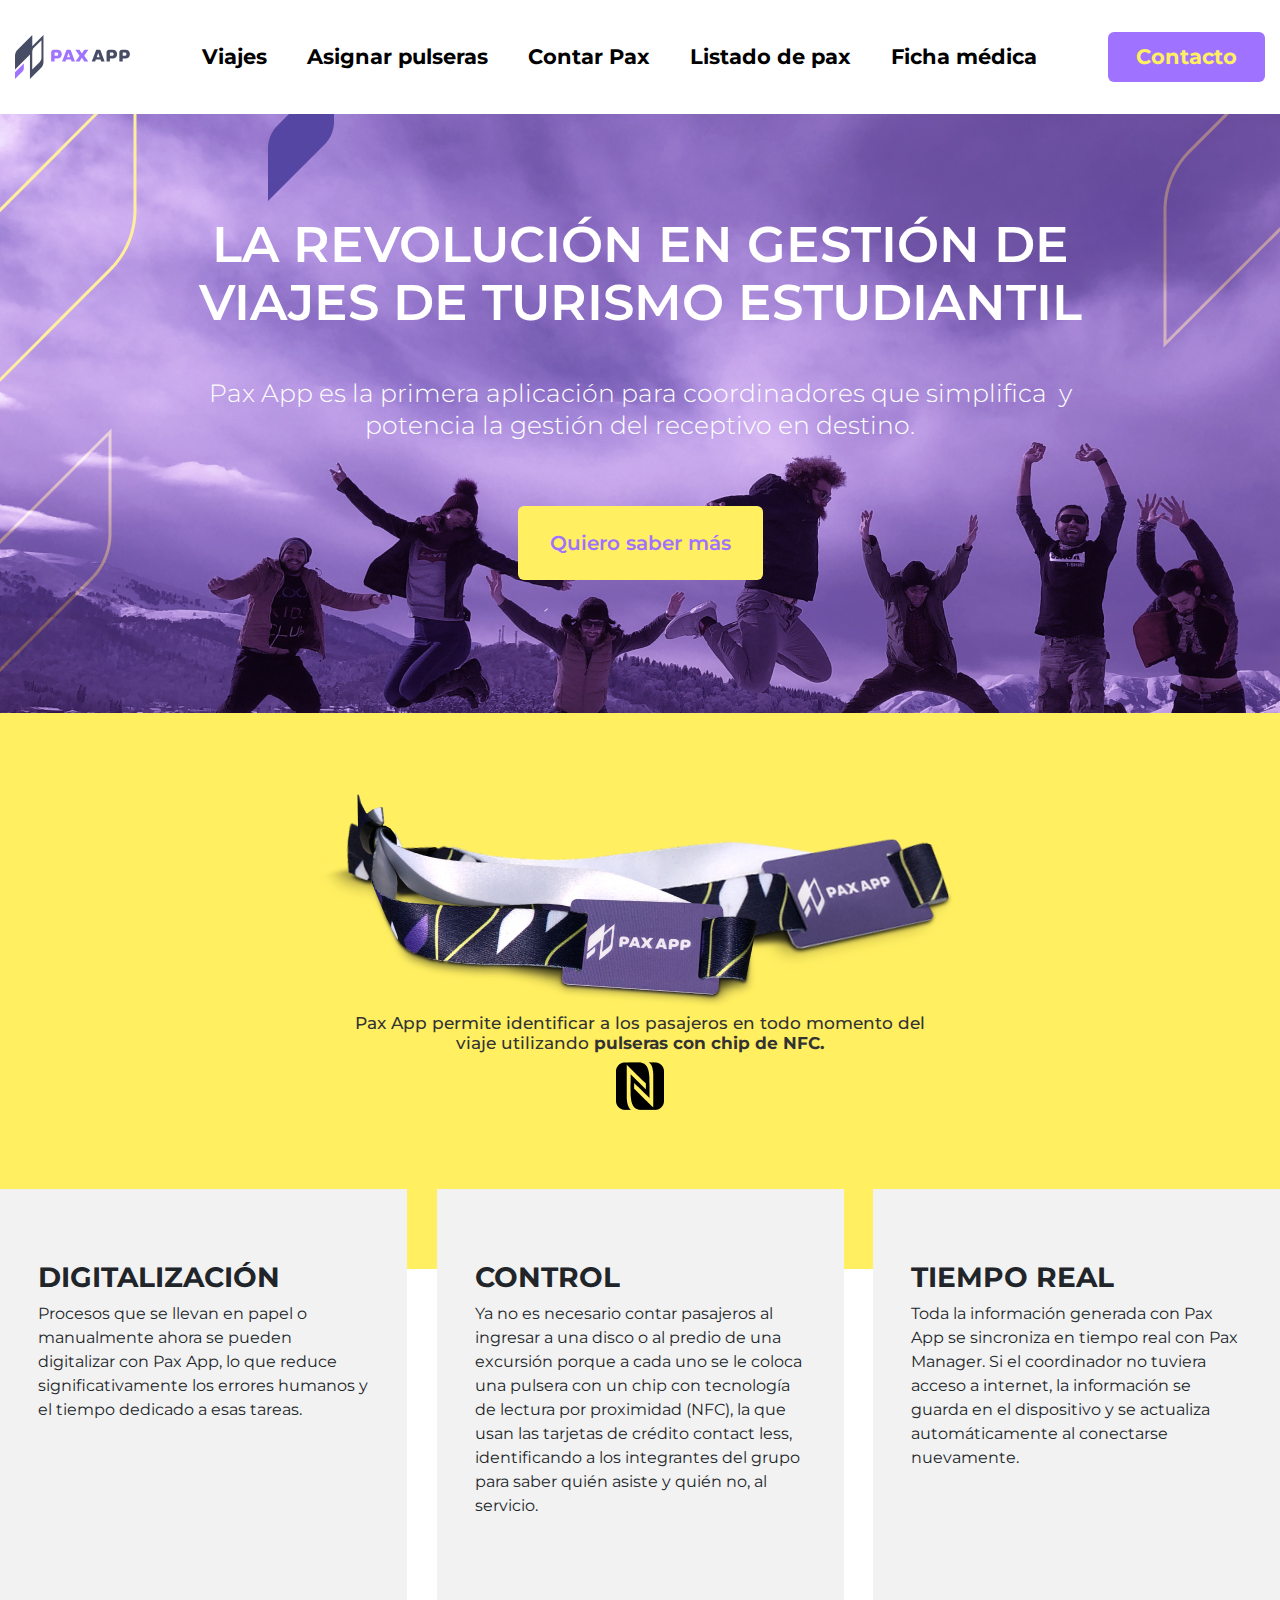
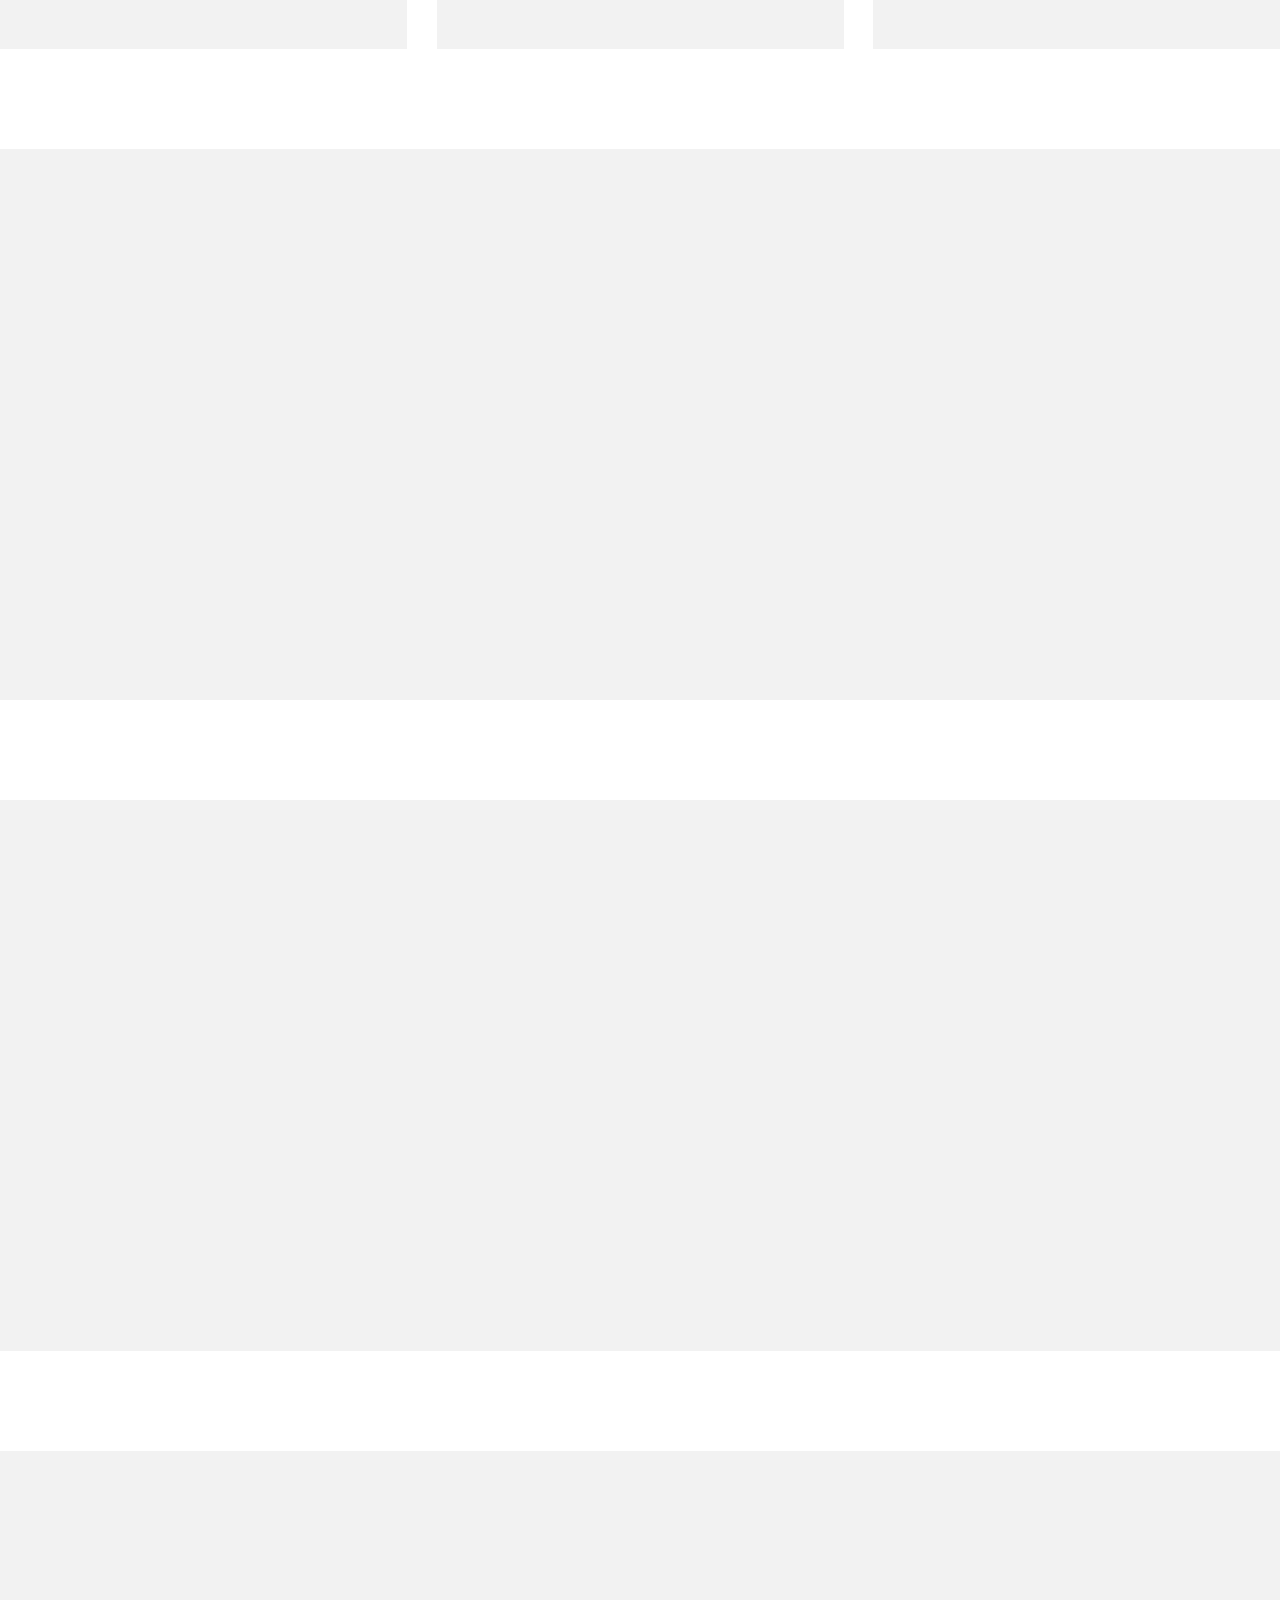
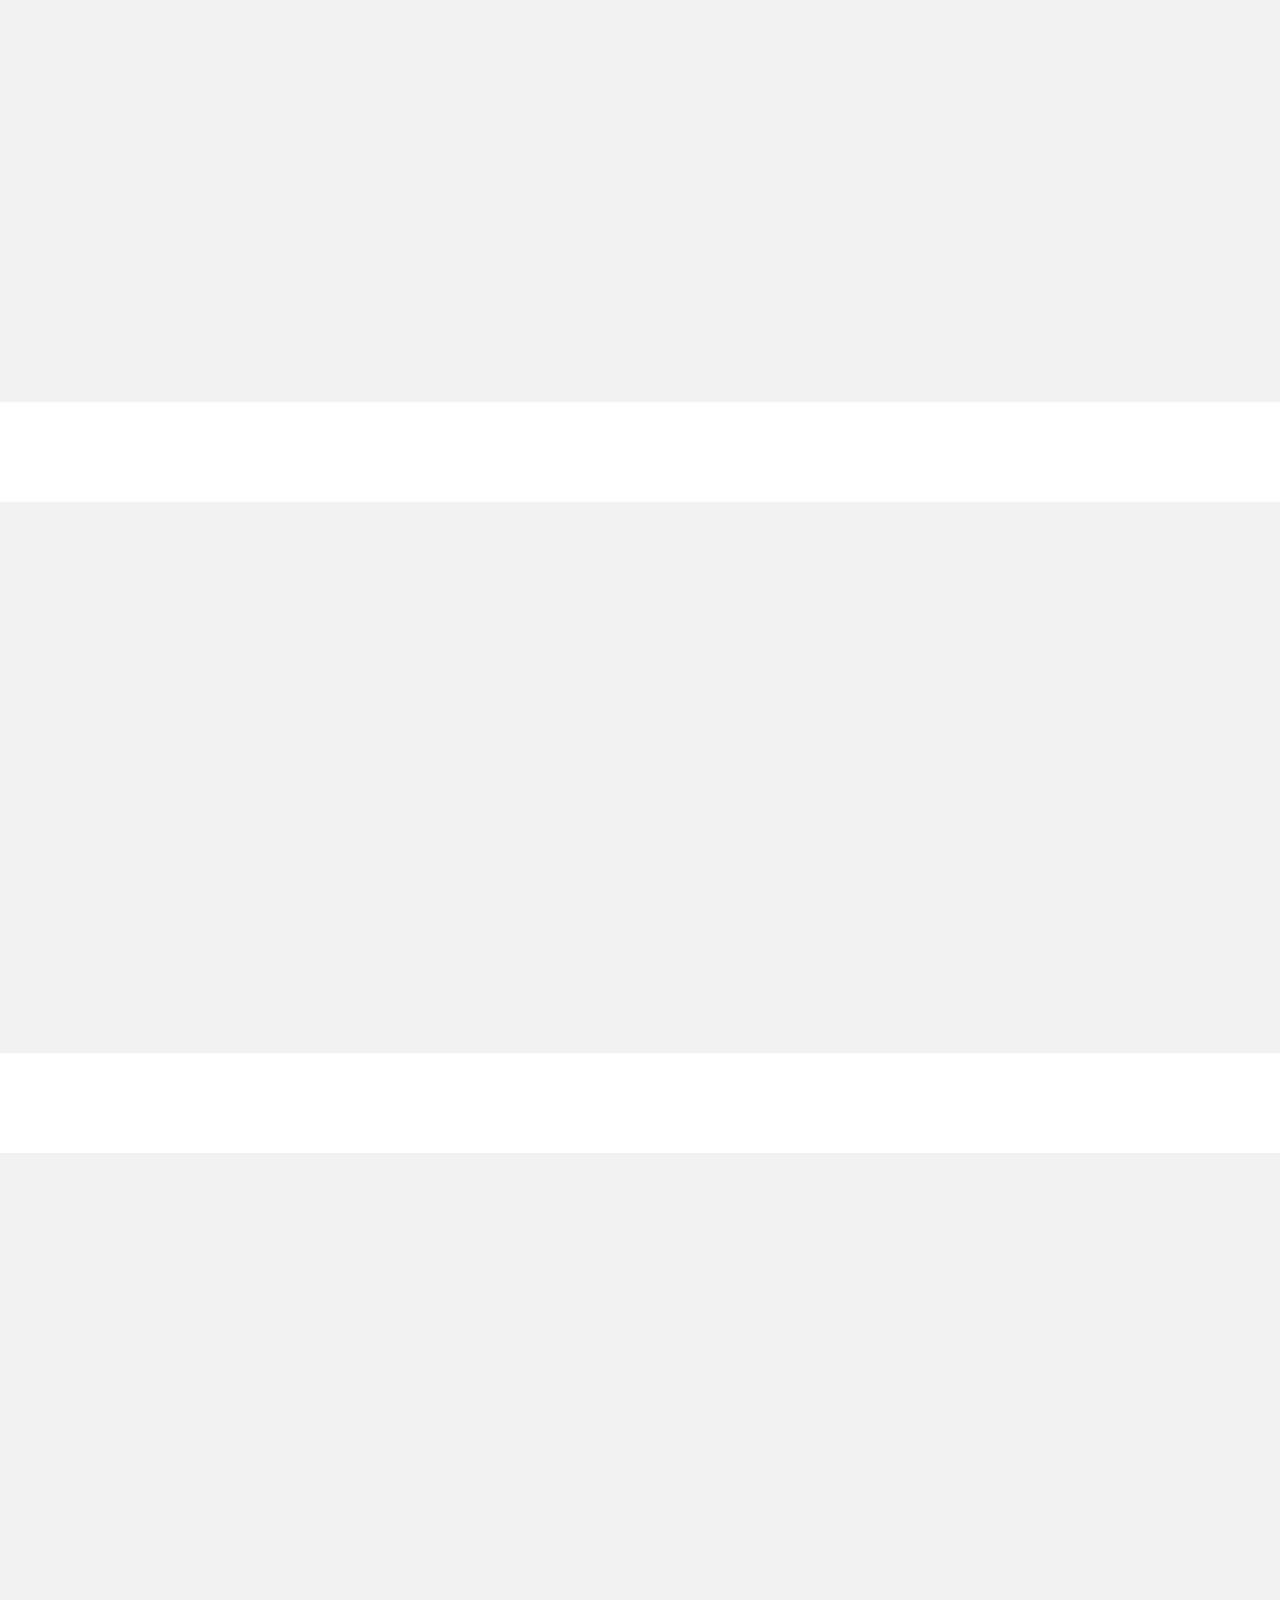
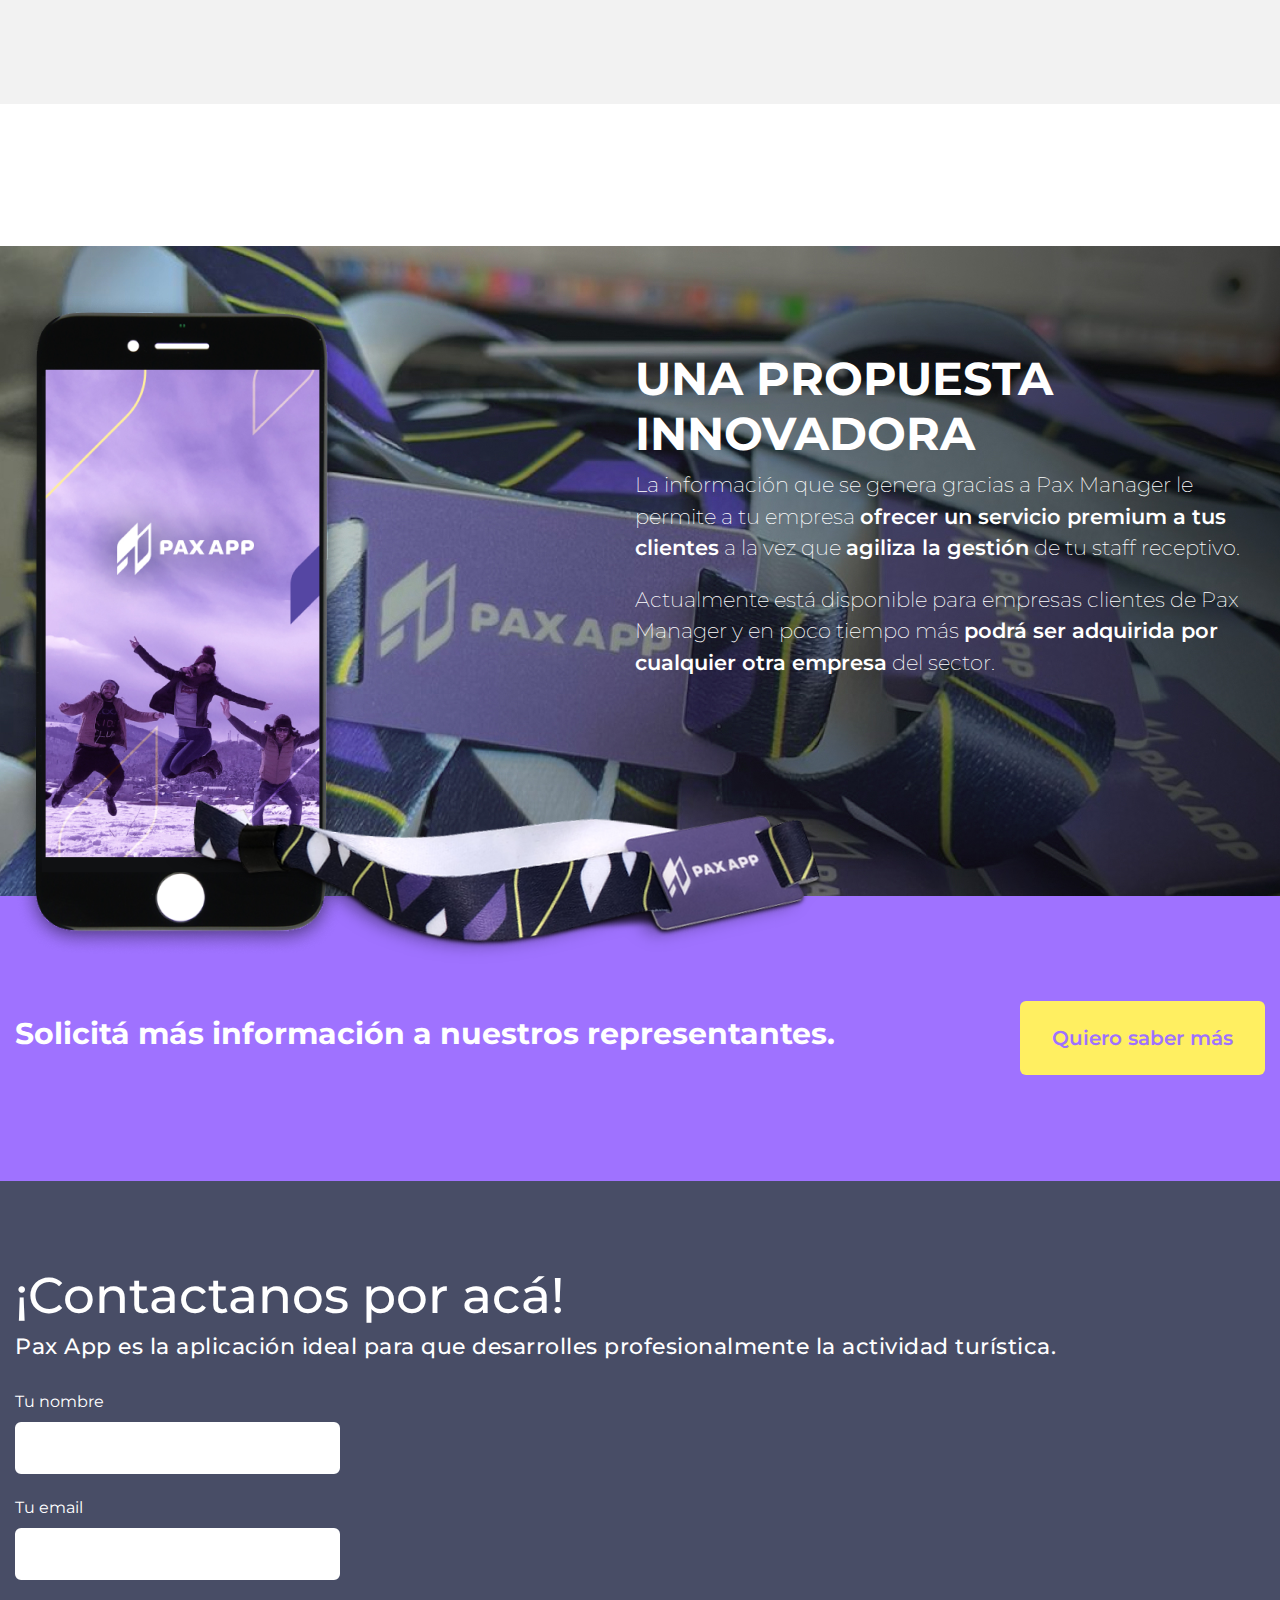
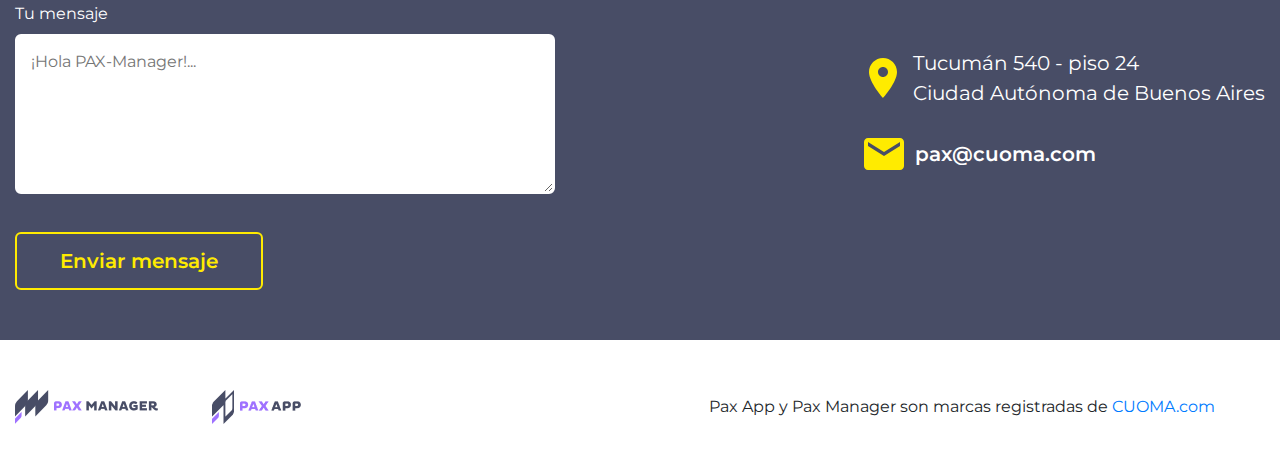
<file: index.html>
<!DOCTYPE html>
<html lang="es">
<head>
    <meta charset="utf-8">
	<meta name="viewport" content="width=device-width" />
    <link href="https://fonts.googleapis.com/css?family=Montserrat:400,600,700|Open+Sans:300,400,600&display=swap"
        rel="stylesheet">
    <link rel="stylesheet" href="https://stackpath.bootstrapcdn.com/bootstrap/4.4.1/css/bootstrap.min.css"
        integrity="sha384-Vkoo8x4CGsO3+Hhxv8T/Q5PaXtkKtu6ug5TOeNV6gBiFeWPGFN9MuhOf23Q9Ifjh" crossorigin="anonymous">
    <link rel="stylesheet" href="assets/css/style.css">
    <meta name="author" content="PAX APP" />
    <meta name="description" content="La forma mas inteligente de gestionar viajes" />
    <meta name="keywords" content="[software, viajes, gestión, gestionar, turismo, aplicación, empresa, plataforma, estudiantil, mejoras, rendimiento, comercial, diagramas]">
    <meta name="Copyright" content="PAX APP" />
    <title>PAX APP | Nuevo Software Integral para Turismo</title>

</head>
<body id="paxApp">

    <nav class="navbar sticky-top navbar-expand-xl navbar-light padding">
        <div class="container">
            <a href="#"><img src="assets/img/paxapp-logo.svg" alt="PAX"></a>
            <button class="navbar-toggler" type="button" data-toggle="collapse" data-target="#navbarMain" aria-controls="navbarMain" aria-expanded="true" aria-label="Toggle navigation">
                <span class="navbar-toggler-icon"><svg xmlns="http://www.w3.org/2000/svg" width="29" height="21" viewBox="0 0 29 21" fill="none">
                    <path d="M0 2.18774C0 1.41022 0.637143 0.781128 1.42143 0.781128H12.8643C13.2413 0.781128 13.6028 0.929324 13.8694 1.19311C14.136 1.45691 14.2857 1.81468 14.2857 2.18774C14.2857 2.5608 14.136 2.91857 13.8694 3.18236C13.6028 3.44615 13.2413 3.59435 12.8643 3.59435H1.42143C1.04444 3.59435 0.682896 3.44615 0.416327 3.18236C0.149757 2.91857 0 2.5608 0 2.18774ZM0 10.6769C0 9.89936 0.637143 9.27027 1.42143 9.27027H27.15C27.527 9.27027 27.8885 9.41847 28.1551 9.68226C28.4217 9.94605 28.5714 10.3038 28.5714 10.6769C28.5714 11.0499 28.4217 11.4077 28.1551 11.6715C27.8885 11.9353 27.527 12.0835 27.15 12.0835H1.42143C1.04444 12.0835 0.682896 11.9353 0.416327 11.6715C0.149757 11.4077 0 11.0499 0 10.6769ZM1.42143 17.7594C1.04444 17.7594 0.682896 17.9076 0.416327 18.1714C0.149757 18.4352 0 18.793 0 19.166C0 19.5391 0.149757 19.8969 0.416327 20.1607C0.682896 20.4244 1.04444 20.5726 1.42143 20.5726H18.5786C18.9556 20.5726 19.3171 20.4244 19.5837 20.1607C19.8502 19.8969 20 19.5391 20 19.166C20 18.793 19.8502 18.4352 19.5837 18.1714C19.3171 17.9076 18.9556 17.7594 18.5786 17.7594H1.42143Z" fill="#9F72FF"/>
                    </svg></span>
            </button>

            <div class="navbar-collapse collapse" id="navbarMain">
                <ul class="navbar-nav">

                    <li class="nav-item ">
                        <a class="nav-item nav-link" href="#viajes" title="Viajes">Viajes</a>
                    </li>

                    <li class="nav-item ">
                        <a class="nav-item nav-link" href="#pulseras" title="asignar pulseras">Asignar pulseras</a>
                    </li>

                    <li class="nav-item ">
                        <a class="nav-item nav-link" href="#contar-pax" title="Contar pax">Contar Pax</a>
                    </li>

                    <li class="nav-item ">
                        <a class="nav-item nav-link" href="#listado-pax" title="Listado de pax">Listado de pax</a>
                    </li>

                    <li class="nav-item ">
                        <a class="nav-item nav-link" href="#ficha-medica" title="Ficha médica">Ficha médica</a>
                    </li>

                   
                    <li class="nav-item" style="display:none">
                        <a class="mainBtn" href="#contacto">Contacto</a>
                    </li>
                </ul>
                
            </div>
            <div class="btn-group">
                <a class="mainBtn desktop" href="#contacto">Contacto</a>
            </div>
        </div>
    </nav>

    <main>
        <section class="mainBanner">
            <div class="container">
                <h1>La revolución en gestión de viajes de turismo estudiantil</h1>
                <h2>Pax App es la primera aplicación para coordinadores que simplifica  y potencia la gestión del receptivo en destino.
                </h2>
                <div class="btn-container"><a href="#contacto" class="btn-yellow">Quiero saber más</a></div>

                
            </div>
        </section>
        <section class="nfc">
            <div class="container-extended">
                <img src="assets/img/pax-app-device.png" alt="pax app device" class="desktop"> 
                <img src="assets/img/device-mobile.png" alt="pax app device" class="mobile"> 
                <img src="assets/img/nfc-logo.png" alt="nfc" class="nfc-logo">
                <h3>Pax App permite identificar a los pasajeros en todo momento del viaje
                    utilizando <b>pulseras con chip de NFC.</b>
                    </h3>
                    <div class="btn-container"><a href="#contacto" class="btn-violet">Quiero saber más</a></div>
            </div>
        </section>
        <section class="home-details">
            <div class="container">

                <div class="box">
                    <h3>DIGITALIZACIÓN <span><svg xmlns="http://www.w3.org/2000/svg" width="16" height="10" viewBox="0 0 16 10" fill="none">
                        <path fill-rule="evenodd" clip-rule="evenodd" d="M14.125 9.875L8 3.75L1.875 9.875L1.63918e-07 8L8 -6.99382e-07L16 8L14.125 9.875Z" fill="#9F72FF"/>
                        </svg></span></h3>
                    <p>Procesos que se llevan en papel o manualmente ahora se pueden digitalizar con Pax App, lo que reduce significativamente los errores humanos y el tiempo dedicado a esas tareas.</p>
                </div>
                <div class="box">
                    <h3>CONTROL <span><svg xmlns="http://www.w3.org/2000/svg" width="16" height="10" viewBox="0 0 16 10" fill="none">
                        <path fill-rule="evenodd" clip-rule="evenodd" d="M14.125 9.875L8 3.75L1.875 9.875L1.63918e-07 8L8 -6.99382e-07L16 8L14.125 9.875Z" fill="#9F72FF"/>
                        </svg></span></h3>
                    <p>Ya no es necesario contar pasajeros al ingresar a una disco o al predio de una excursión porque a cada uno se le coloca una pulsera con un chip con tecnología de lectura por proximidad (NFC), la que usan las tarjetas de crédito contact less, identificando a los integrantes del grupo para saber quién asiste y quién no, al servicio.</p>
                </div>
                <div class="box" >
                    <h3>TIEMPO REAL <span><svg xmlns="http://www.w3.org/2000/svg" width="16" height="10" viewBox="0 0 16 10" fill="none">
                        <path fill-rule="evenodd" clip-rule="evenodd" d="M14.125 9.875L8 3.75L1.875 9.875L1.63918e-07 8L8 -6.99382e-07L16 8L14.125 9.875Z" fill="#9F72FF"/>
                        </svg></span></h3>
                    <p>Toda la información generada con Pax App se sincroniza en tiempo real con Pax Manager. Si el coordinador no tuviera acceso a internet, la información se guarda en el dispositivo y se actualiza automáticamente al conectarse nuevamente.
                    </p>
                </div>
            </div>
        </section>

        <section class="slides-info" id="viajes">
            <div class="container">
                <div class="left reveal">
                    <h3>VIAJES</h3>
                    <p>El coordinador accede únicamente a la información de su propio viaje y visualiza un detalle con el destino, el hotel, la fecha de salida y de regreso, los colegios que forman el grupo y otros datos relevantes para el momento de la salida.</p>
                </div>
                <div class="images one">
                    <img src="./assets/img/viajes-desktop-1.png" alt="viajes" class="desktop reveal">
                    <img src="./assets/img/viajes-desktop-2.png" alt="viajes" class="desktop reveal">
                    <img src="./assets/img/viajes-desktop-3.png" alt="viajes" class="desktop reveal">
                </div>
                <!-- <img src="./assets/img/viajes-desktop.png" alt="viajes" class="desktop"> -->
                <img src="./assets/img/viajes-mobile.png" alt="viajes" class="mobile">
            </div>
        </section>

        <section class="slides-info right" id="pulseras">
            <div class="container">
                <div class="images two">
                    <img src="./assets/img/asignar-desktop-1.png" alt="viajes" class="desktop reveal">
                    <img src="./assets/img/asignar-desktop-2.png" alt="viajes" class="desktop reveal">
                    <img src="./assets/img/asignar-desktop-3.png" alt="viajes" class="desktop reveal">
                </div>
                <!-- <img src="./assets/img/pulseras-desktop.png" alt="pulseras" class="desktop "> -->
                <div class="right reveal">
                    <h3>ASIGNAR PULSERAS</h3>
                    <p>Al momento de comenzar el viaje, el coordinador coloca y ajusta una pulsera a cada pasajero. Luego la escanea y se la asigna al pasajero en el listado. A partir de ahora cada vez que escanee una pulsera se identifica al pasajero.</p>
                </div>
                <img src="./assets/img/pulseras-mobile.png" alt="pasajeros" class="mobile">
            </div>
        </section>

        <section class="slides-info" id="contar-pax">
            <div class="container">
                <div class="left reveal">
                    <h3>CONTAR PAX</h3>
                    <p>Escaneando las pulseras podemos contabilizar e identificar a todos los pasajeros del grupo en cualquier momento. Esta funcionalidad es ideal para saber quiénes faltan al momento de realizar controles de acceso y consumo de servicios o prestaciones. Los conteos quedan guardados para consultas futuras.</p>
                </div>
                <div class="images three">
                    <img src="./assets/img/contar-desktop-1.png" alt="viajes" class="desktop reveal">
                    <img src="./assets/img/contar-desktop-2.png" alt="viajes" class="desktop reveal">
                </div>
                <!-- <img src="./assets/img/contar-pax-desktop.png" alt="contar pax" class="desktop "> -->
                <img src="./assets/img/contar-pax-mobile.png" alt="contar pax" class="mobile">
            </div>
        </section>

        <section class="slides-info right " id="listado-pax">
            <div class="container">
                <!-- <img src="./assets/img/listado-pax-desktop.png" alt="listado pax" class="desktop "> -->
                <div class="images four">
                    <img src="./assets/img/listado-desktop-1.png" alt="listado pax" class="desktop reveal">
                    <img src="./assets/img/listado-desktop-2.png" alt="listado pax" class="desktop reveal">
                </div>
                <div class="right reveal">
                    <h3>LISTADO DE PAX</h3>
                    <p>Listado de pasajeros agrupados por contrato con visualización de cantidades parciales y total del grupo.
Detalle de información de cada pax: N° de pasajero, ID de la pulsera, datos personales y de contacto.</p>
                </div>
                <img src="./assets/img/listado-pax-mobile.png" alt="listado pax" class="mobile">
            </div>
        </section>

        <section class="slides-info" id="ficha-medica">
            <div class="container">
                <div class="left reveal">
                    <h3>FICHA MÉDICA</h3>
                    <p>Toda la información cargada por el propio pasajero se refleja en esta sección y será accesible sin conexión a internet una vez que el coordinador haya descargado la información del viaje.</p>
                </div>
                <div class="images five">
                    <img src="./assets/img/ficha-desktop-1.png" alt="ficha medica" class="desktop reveal">
                    <img src="./assets/img/ficha-desktop-2.png" alt="ficha medica" class="desktop reveal">
                </div>
                <!-- <img src="./assets/img/ficha-medica-desktop.png" alt="itinerario" class="desktop "> -->
                <img src="./assets/img/ficha-medica-mobile.png" alt="pasajeros" class="mobile">
            </div>
        </section>



        <section class="propuesta">
            <div class="container">
                <img src="assets/img/innovadora-img.png" alt="propuesta innovadora" class="desktop ">
                <img src="assets/img/pulsera_final.png" alt="pax app device" class="dispositivo desktop">
                <div class="propuesta-txt">
                    <h3>Una propuesta innovadora</h3>
                    <p>La información que se genera gracias a Pax Manager le permite a tu empresa <b>ofrecer un servicio premium a tus clientes</b> a la vez que <b>agiliza la gestión</b> de tu staff receptivo.</p>
                        <p>
                            Actualmente está disponible para empresas clientes de
                            Pax Manager y en poco tiempo más <b>podrá ser adquirida por cualquier otra empresa</b> del sector.</p>
                </div>
                <img src="assets/img/innovadora-img-mobile.png" alt="innovadora" class="mobile">
                <img src="assets/img/pulsera-propuesta-mobile.png" alt="pulsera pax" class="mobile pulsera-mobile">
            </div>
        </section>

        <section class="info">
            <div class="container">
                <h3>Solicitá más información a nuestros representantes.</h3>
                <a href="#contacto" class="btn-yellow">Quiero saber más</a>
            </div>
        </section>


        <section class="contact" id="contacto">
            <div class="container">
                <h4>¡Contactanos por acá!</h4>
                <h5>Pax App es la aplicación ideal para que desarrolles profesionalmente la actividad turística.</h5>
                <div class="flex">
                    <form action="https://forms.cuomatest.com/process.php" method="post" data-parsley-validate="" id="contactForm" novalidate="">
                        <input type="hidden" name="form_tools_form_id" value="47" />
                        <label for="name">Tu nombre</label>
                        <input id="contactName" name="name" type="text" data-parsley-minlength="1" required="">
                        <label for="email">Tu email</label>
                        <input name="email" required="" type="text" data-parsley-type="email">
                        <label for="message">Tu mensaje</label>
                        <textarea name="message" placeholder="¡Hola PAX-Manager!..." maxlength="700" required=""></textarea>
                        <button type="submit" class="secBtn">Enviar mensaje</button>
                    </form>
                    <div class="block">
                        <div class="property">
                            <div><img src="assets/img/location.svg" alt="ubicación"></div>
                            <p>Tucumán 540 - piso 24 <br>Ciudad Autónoma de Buenos Aires</p>
                        </div>
                        <div class="property adress">
                            <div><img src="assets/img/email-medium.svg" alt="email"></div>
                            <p>pax@cuoma.com</p>
                        </div>
                    </div>
                </div>
            </div>
        </section>
    </main>


    <footer class="container home">
        <div class="logos"><a href="https://www.paxmanager.com.ar/site/"><img src="assets/img/logo-pax-small.png" alt="PAX"></a> <img src="assets/img/paxApp-logo.png" alt="PAX app logo"></div>
        <p>Pax App y Pax Manager son marcas registradas de <a href="https://www.cuoma.com/">CUOMA.com</a></p>
    </footer>
<script src="https://code.jquery.com/jquery-3.4.1.slim.min.js" integrity="sha384-J6qa4849blE2+poT4WnyKhv5vZF5SrPo0iEjwBvKU7imGFAV0wwj1yYfoRSJoZ+n" crossorigin="anonymous"></script>
<script src="https://stackpath.bootstrapcdn.com/bootstrap/4.4.1/js/bootstrap.min.js" integrity="sha384-wfSDF2E50Y2D1uUdj0O3uMBJnjuUD4Ih7YwaYd1iqfktj0Uod8GCExl3Og8ifwB6" crossorigin="anonymous"></script>
<script src="assets/js/parsley.min.js"></script>
<script src="assets/js/parsleyES.js"></script>
<script src="assets/js/main.js"></script>
</body>
</html>
</file>
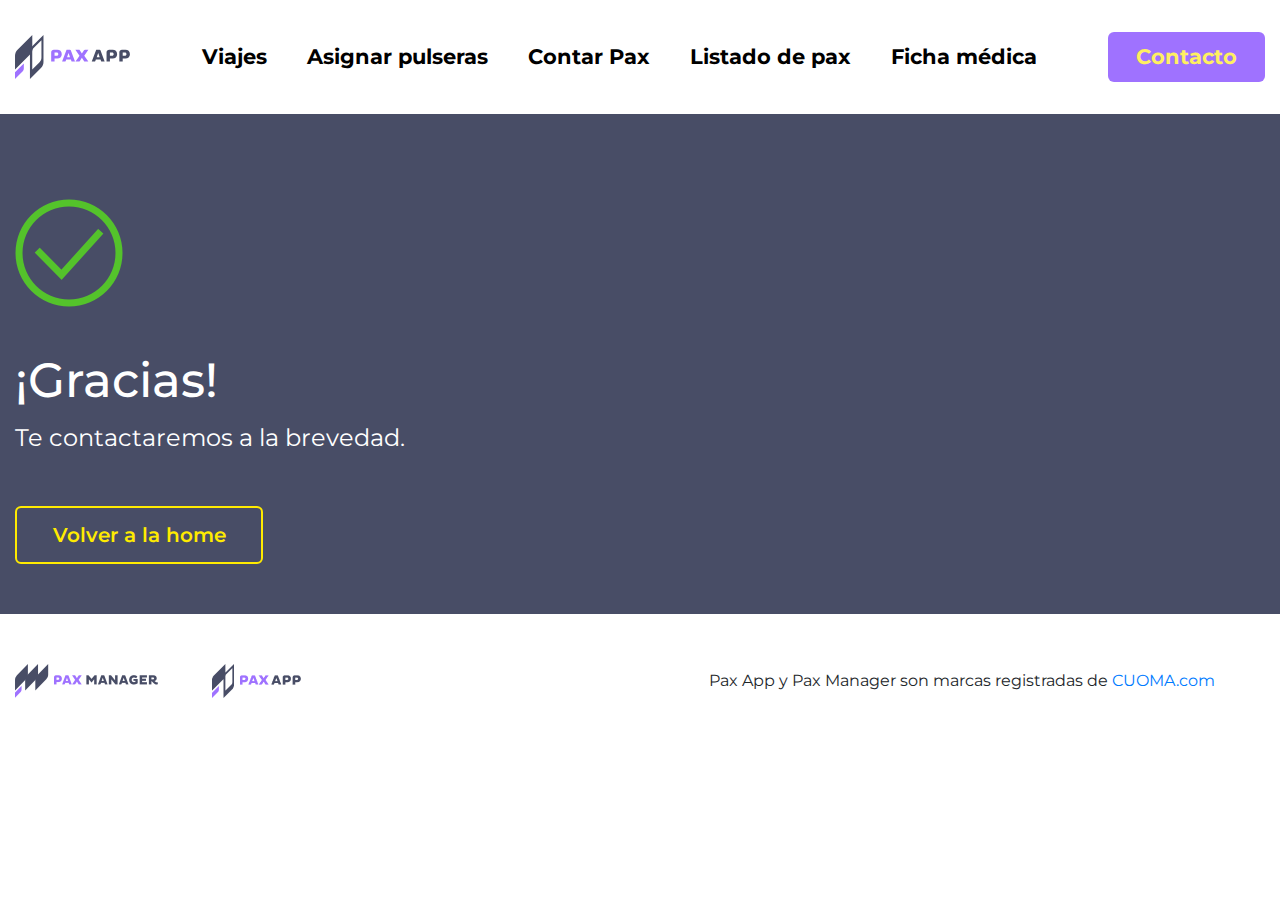
<file: gracias.html>
<!DOCTYPE html>
<html lang="es">
<head>
    <meta charset="utf-8">
	<meta name="viewport" content="width=device-width" />
    <link href="https://fonts.googleapis.com/css?family=Montserrat:400,600,700|Open+Sans:300,400,600&display=swap"
        rel="stylesheet">
    <link rel="stylesheet" href="https://stackpath.bootstrapcdn.com/bootstrap/4.4.1/css/bootstrap.min.css"
        integrity="sha384-Vkoo8x4CGsO3+Hhxv8T/Q5PaXtkKtu6ug5TOeNV6gBiFeWPGFN9MuhOf23Q9Ifjh" crossorigin="anonymous">
    <link rel="stylesheet" href="assets/css/style.css">
    <meta name="author" content="PAX APP" />
    <meta name="description" content="La forma mas inteligente de gestionar viajes" />
    <meta name="keywords"
        content="[software, viajes, gestión, gestionar, turismo, aplicación, empresa, plataforma, estudiantil, mejoras, rendimiento, comercial, diagramas]">
    <meta name="Copyright" content="PAX APP" />
    <title>PAX APP | Nuevo Software Integral para Turismo</title>

</head>
<body id="paxApp">

    <nav class="navbar sticky-top navbar-expand-xl navbar-light padding">
        <div class="container">
            <a href="#"><img src="assets/img/paxapp-logo.svg" alt="PAX"></a>
            <button class="navbar-toggler" type="button" data-toggle="collapse" data-target="#navbarMain" aria-controls="navbarMain" aria-expanded="true" aria-label="Toggle navigation">
                <span class="navbar-toggler-icon"><svg xmlns="http://www.w3.org/2000/svg" width="29" height="21" viewBox="0 0 29 21" fill="none">
                    <path d="M0 2.18774C0 1.41022 0.637143 0.781128 1.42143 0.781128H12.8643C13.2413 0.781128 13.6028 0.929324 13.8694 1.19311C14.136 1.45691 14.2857 1.81468 14.2857 2.18774C14.2857 2.5608 14.136 2.91857 13.8694 3.18236C13.6028 3.44615 13.2413 3.59435 12.8643 3.59435H1.42143C1.04444 3.59435 0.682896 3.44615 0.416327 3.18236C0.149757 2.91857 0 2.5608 0 2.18774ZM0 10.6769C0 9.89936 0.637143 9.27027 1.42143 9.27027H27.15C27.527 9.27027 27.8885 9.41847 28.1551 9.68226C28.4217 9.94605 28.5714 10.3038 28.5714 10.6769C28.5714 11.0499 28.4217 11.4077 28.1551 11.6715C27.8885 11.9353 27.527 12.0835 27.15 12.0835H1.42143C1.04444 12.0835 0.682896 11.9353 0.416327 11.6715C0.149757 11.4077 0 11.0499 0 10.6769ZM1.42143 17.7594C1.04444 17.7594 0.682896 17.9076 0.416327 18.1714C0.149757 18.4352 0 18.793 0 19.166C0 19.5391 0.149757 19.8969 0.416327 20.1607C0.682896 20.4244 1.04444 20.5726 1.42143 20.5726H18.5786C18.9556 20.5726 19.3171 20.4244 19.5837 20.1607C19.8502 19.8969 20 19.5391 20 19.166C20 18.793 19.8502 18.4352 19.5837 18.1714C19.3171 17.9076 18.9556 17.7594 18.5786 17.7594H1.42143Z" fill="#9F72FF"/>
                    </svg></span>
            </button>

            <div class="navbar-collapse collapse" id="navbarMain">
                <ul class="navbar-nav">

                    <li class="nav-item ">
                        <a class="nav-item nav-link" href="#viajes" title="Viajes">Viajes</a>
                    </li>

                    <li class="nav-item ">
                        <a class="nav-item nav-link" href="#pulseras" title="asignar pulseras">Asignar pulseras</a>
                    </li>

                    <li class="nav-item ">
                        <a class="nav-item nav-link" href="#contar-pax" title="Contar pax">Contar Pax</a>
                    </li>

                    <li class="nav-item ">
                        <a class="nav-item nav-link" href="#listado-pax" title="Listado de pax">Listado de pax</a>
                    </li>

                    <li class="nav-item ">
                        <a class="nav-item nav-link" href="#ficha-medica" title="Ficha médica">Ficha médica</a>
                    </li>

                   
                    <li class="nav-item" style="display:none">
                        <a class="mainBtn" href="#contacto">Contacto</a>
                    </li>
                </ul>
                
            </div>
            <div class="btn-group">
                <a class="mainBtn desktop" href="#contacto">Contacto</a>
            </div>
        </div>
    </nav>

    <main>
       <section class="thank-you">
            <div class="container">
                <div class="flex">
                    <img src="assets/img/ok-form.png" alt="OK">
                    <h4>¡Gracias!</h4>
                    <p>Te contactaremos a la brevedad.</p>
                    <a href="/" class="secBtn">Volver a la home</a>  
                </div>      
            </div>
       </section>
    </main>


    <footer class="container home">
        <div class="logos"><a href="https://www.paxmanager.com.ar/site/"><img src="assets/img/logo-pax-small.png" alt="PAX"></a> <img src="assets/img/paxApp-logo.png" alt="PAX app logo"></div>
        <p>Pax App y Pax Manager son marcas registradas de <a href="https://www.cuoma.com/">CUOMA.com</a></p>
    </footer>
<script src="https://code.jquery.com/jquery-3.4.1.slim.min.js" integrity="sha384-J6qa4849blE2+poT4WnyKhv5vZF5SrPo0iEjwBvKU7imGFAV0wwj1yYfoRSJoZ+n" crossorigin="anonymous"></script>
<script src="https://stackpath.bootstrapcdn.com/bootstrap/4.4.1/js/bootstrap.min.js" integrity="sha384-wfSDF2E50Y2D1uUdj0O3uMBJnjuUD4Ih7YwaYd1iqfktj0Uod8GCExl3Og8ifwB6" crossorigin="anonymous"></script>
<script src="assets/js/parsley.min.js"></script>
<script src="assets/js/parsleyES.js"></script>
<script src="assets/js/main.js"></script>
</body>
</html>
</file>
<file: assets/css/style.css>
h1, h2 {
  all: unset;
}

p {
  margin-bottom: 0px;
}

@media (min-width: 1200px) {
  .container, .container-lg, .container-md, .container-sm, .container-xl {
    max-width: 1280px;
  }
}
a.btn-yellow {
  font-size: 20px;
  color: #9F72FF;
  background-color: #FFEF61;
  padding: 22px 32px;
  display: inline-block;
  align-items: center;
  justify-content: center;
  border-radius: 6px;
  font-weight: 600;
  margin: 65px auto 0;
  text-align: center;
}
a.btn-yellow:hover {
  color: #9F72FF;
  text-decoration: none;
}
@media (max-width: 768px) {
  a.btn-yellow {
    padding: 10px 32px;
    height: auto;
  }
}

a.btn-violet {
  font-size: 20px;
  color: #FFEF61;
  background-color: #9F72FF;
  width: 310px;
  height: 66px;
  display: flex;
  align-items: center;
  justify-content: center;
  border-radius: 6px;
  font-weight: 600;
  margin: 65px auto 0;
}
a.btn-violet:hover {
  color: #9F72FF;
  text-decoration: none;
}
@media (max-width: 768px) {
  a.btn-violet {
    padding: 10px 32px;
    height: auto;
    margin: 0 auto;
  }
}

.secBtn {
  border: 2px solid #FFEB00;
  color: #FFEB00;
  background-color: inherit;
  border-radius: 6px;
  display: -webkit-box;
  display: -ms-flexbox;
  display: flex;
  -webkit-box-align: center;
  -ms-flex-align: center;
  align-items: center;
  -webkit-box-pack: center;
  -ms-flex-pack: center;
  justify-content: center;
  text-decoration: none;
  text-align: center;
}

.mainBtn {
  color: #FFEF61;
  font-size: 21px;
  line-height: 24px;
  font-weight: 700;
  padding: 13px 28px;
  background: #9F72FF;
  border-radius: 6px;
}
@media (max-width: 1199px) {
  .mainBtn.desktop {
    display: none;
  }
}

#paxApp .navbar {
  background-color: #fff;
  display: flex;
  justify-content: space-between;
  padding: 32px 0;
}
@media (max-width: 768px) {
  #paxApp .navbar {
    padding: 15px 0;
  }
}
@media (min-width: 1200px) {
  #paxApp .navbar .navbar-collapse {
    flex-grow: initial;
    justify-content: space-between;
  }
}
#paxApp .navbar .container {
  position: relative;
  display: flex;
  justify-content: space-between;
}
@media (max-width: 1199px) {
  #paxApp .navbar .container .navbar-toggler {
    border: none;
  }
}
#paxApp .navbar .container .navbar-toggler .navbar-toggler-icon {
  background-image: none;
}
#paxApp .navbar .container .navbar-toggler:focus {
  outline: none;
}
@media (max-width: 1199px) {
  #paxApp .navbar .container .navbar-nav .nav-item {
    text-align: right;
    display: inline-block !important;
  }
  #paxApp .navbar .container .navbar-nav .nav-item a {
    margin-top: 20px;
    display: inline-block !important;
  }
  #paxApp .navbar .container .navbar-nav .nav-item .mainBtn {
    color: #FFEF61;
    text-decoration: none;
  }
}
#paxApp .navbar .container .navbar-nav .nav-item .nav-link {
  font-size: 21px;
  font-weight: 700;
  color: #000 !important;
  padding: 0 20px;
}
@media (max-width: 1199px) {
  #paxApp .navbar .container .navbar-nav .nav-item .nav-link {
    text-align: right;
    margin: 20px 0 0;
  }
}
#paxApp .navbar .container .btn-group a:hover {
  color: #FFEF61;
  text-decoration: none;
}
@media (max-width: 1199px) {
  #paxApp .navbar .container > a {
    position: absolute;
    left: 0;
    right: 0;
    margin-left: auto;
    margin-right: auto;
    width: 114px;
    top: 0;
  }
}
@media (max-width: 1199px) {
  #paxApp .navbar .container {
    padding: 0 20px;
  }
}

#paxApp {
  font-family: "Montserrat";
}
#paxApp main .mainBanner {
  height: 599px;
  background: url(../img/main-banner-desktop.jpg) no-repeat;
  background-size: cover;
}
#paxApp main .mainBanner h1 {
  color: #fff;
  font-size: 50px;
  padding-top: 102px;
  text-align: center;
  max-width: 905px;
  display: block;
  margin: 0 auto;
  font-family: "Montserrat";
  font-weight: 600;
  line-height: 58px;
  text-transform: uppercase;
}
@media (max-width: 500px) {
  #paxApp main .mainBanner h1 {
    font-size: 10px;
  }
}
#paxApp main .mainBanner h2 {
  color: #fff;
  font-size: 25px;
  padding-top: 45px;
  text-align: center;
  max-width: 905px;
  display: block;
  margin: 0 auto;
  font-family: "Montserrat";
  font-weight: 300;
  line-height: 32px;
}
#paxApp main .mainBanner .btn-container {
  margin: 0 auto;
  text-align: center;
}
@media (max-width: 768px) {
  #paxApp main .mainBanner {
    background: url("../img/main-banner-mobile.jpg") no-repeat;
    background-size: cover;
    height: 400px;
  }
  #paxApp main .mainBanner .btn-container {
    display: none;
  }
  #paxApp main .mainBanner h1 {
    font-size: 28px;
    line-height: 34px;
    padding: 30px 20px;
  }
  #paxApp main .mainBanner h2 {
    display: none;
  }
}
#paxApp main .nfc {
  background-color: #FFEF61;
}
#paxApp main .nfc .container-extended {
  padding: 81px 0 159px 0;
  display: flex;
  align-items: center;
  justify-content: space-between;
  max-width: 1350px;
  margin: 0 auto;
}
#paxApp main .nfc .container-extended h3 {
  max-width: 582px;
  color: #333;
  font-size: 30px;
}
#paxApp main .nfc .container-extended img.mobile {
  display: none;
}
#paxApp main .nfc .container-extended .btn-container {
  display: none;
}
@media (max-width: 768px) {
  #paxApp main .nfc .container-extended .btn-container a {
    margin-top: 30px;
  }
}
@media (max-width: 1321px) {
  #paxApp main .nfc .container-extended {
    padding: 81px 0 159px 0;
    display: flex;
    align-items: center;
    justify-content: space-between;
    flex-direction: column;
    max-width: 1350px;
    margin: 0 auto;
  }
  #paxApp main .nfc .container-extended h3 {
    max-width: 582px;
    color: #333;
    font-size: 17px;
    text-align: center;
    order: 1;
  }
  #paxApp main .nfc .container-extended .nfc-logo {
    order: 2;
  }
}
@media (max-width: 650px) {
  #paxApp main .nfc .container-extended {
    position: relative;
    padding: 0px;
    justify-content: inherit;
  }
  #paxApp main .nfc .container-extended .nfc-logo {
    margin-top: 15px;
  }
  #paxApp main .nfc .container-extended img.desktop {
    display: none;
  }
  #paxApp main .nfc .container-extended img.mobile {
    display: block !important;
    position: absolute;
    left: 0;
    top: -60px;
  }
  #paxApp main .nfc .container-extended h3 {
    margin-top: 125px;
    font-size: 17px;
    padding: 0 23px;
  }
  #paxApp main .nfc .container-extended .btn-container {
    display: block;
    order: 3;
    margin-bottom: 49px;
  }
}
#paxApp main .home-details {
  margin-top: -80px;
}
#paxApp main .home-details .container {
  display: flex;
  align-items: center;
  justify-content: space-between;
  padding: 0px;
}
#paxApp main .home-details .container .box {
  background-color: #F2F2F2;
  max-width: 407px;
  height: 460px;
  padding: 72px 38px 0;
}
@media (max-width: 768px) {
  #paxApp main .home-details .container .box {
    background-color: white !important;
    height: auto !important;
    padding: 0 20px !important;
    position: relative;
  }
  #paxApp main .home-details .container .box::after {
    height: 3px;
    width: 90%;
    background: #eee;
    left: 0;
    right: 0;
    margin-left: auto;
    margin-right: auto;
    position: absolute;
    content: "";
    bottom: 0;
  }
}
#paxApp main .home-details .container .box h3 {
  font-weight: 700;
}
@media (max-width: 768px) {
  #paxApp main .home-details .container .box h3 {
    padding: 22px 0;
    margin: 0px;
  }
}
#paxApp main .home-details .container .box h3 span {
  display: none;
}
@media (max-width: 768px) {
  #paxApp main .home-details .container .box h3 span {
    display: block;
    position: absolute;
    right: 40px;
    top: 20px;
  }
}
#paxApp main .home-details .container .box h3 span svg {
  transform: rotate(180deg);
}
#paxApp main .home-details .container .box h3.active span svg {
  transform: rotate(360deg);
}
#paxApp main .home-details .container .box p.active {
  display: block;
}
@media (max-width: 768px) {
  #paxApp main .home-details .container .box p {
    display: none;
    text-align: center;
    font-size: 16px;
    color: #5C4E47;
    padding-bottom: 34px;
  }
}
@media (max-width: 998px) {
  #paxApp main .home-details .container {
    flex-direction: column;
  }
  #paxApp main .home-details .container .box {
    background-color: #F2F2F2;
    width: 100%;
    height: 460px;
    padding: 35px 14px;
  }
  #paxApp main .home-details .container .box h3 {
    text-align: center;
    font-size: 26px;
    color: #484D66;
    font-weight: 700;
  }
  #paxApp main .home-details .container .box p {
    display: none;
  }
}
@media (max-width: 768px) {
  #paxApp main .home-details {
    margin-top: 0px;
  }
  #paxApp main .home-details .container .box {
    max-width: inherit !important;
  }
}
#paxApp main .slides-info {
  margin-top: 100px;
}
#paxApp main .slides-info .container {
  display: flex;
  align-items: center;
  justify-content: space-between;
  background: #F2F2F2;
  padding: 0px;
  padding-left: 49px;
  overflow: hidden;
}
#paxApp main .slides-info .container h3 {
  color: #1A1A1A;
  font-size: 46px;
  line-height: 71px;
  font-weight: 700;
}
#paxApp main .slides-info .container p {
  max-width: 544px;
  font-size: 21px;
  color: #1A1A1A;
  line-height: 32px;
}
#paxApp main .slides-info .container img.mobile {
  display: none;
}
@media (max-width: 768px) {
  #paxApp main .slides-info .container img.mobile {
    max-width: inherit;
  }
}
#paxApp main .slides-info .container img.desktop {
  display: block;
}
#paxApp main .slides-info .container .images {
  width: 641px;
  height: 551px;
  position: relative;
}
#paxApp main .slides-info .container .images.one img:nth-child(1) {
  position: absolute;
  bottom: 0;
  left: 0;
  transition: 2s all ease;
}
#paxApp main .slides-info .container .images.one img:nth-child(2) {
  position: absolute;
  bottom: 0;
  left: 173px;
  transition: 1s all ease;
}
#paxApp main .slides-info .container .images.one img:nth-child(3) {
  position: absolute;
  bottom: 0;
  left: 355px;
  transition: 0.5s all ease;
}
#paxApp main .slides-info .container .images.two img:nth-child(1) {
  position: absolute;
  bottom: 0;
  left: 0;
  transition: 0.5s all ease;
}
#paxApp main .slides-info .container .images.two img:nth-child(2) {
  position: absolute;
  bottom: 0;
  left: 173px;
  transition: 1s all ease;
  z-index: 1;
}
#paxApp main .slides-info .container .images.two img:nth-child(3) {
  position: absolute;
  bottom: 0;
  left: 355px;
  transition: 2s all ease;
}
#paxApp main .slides-info .container .images.three img:nth-child(1) {
  position: absolute;
  bottom: 0;
  left: 0;
  transition: 0.5s all ease;
}
#paxApp main .slides-info .container .images.three img:nth-child(2) {
  position: absolute;
  bottom: 0;
  left: 300px;
  transition: 2s all ease;
  z-index: 1;
}
#paxApp main .slides-info .container .images.four img:nth-child(1) {
  position: absolute;
  bottom: 0;
  left: 0;
  transition: 0.5s all ease;
}
#paxApp main .slides-info .container .images.four img:nth-child(2) {
  position: absolute;
  bottom: 0;
  left: 300px;
  transition: 2s all ease;
  z-index: 1;
}
#paxApp main .slides-info .container .images.five img:nth-child(1) {
  position: absolute;
  bottom: 0;
  left: 0;
  transition: 0.5s all ease;
}
#paxApp main .slides-info .container .images.five img:nth-child(2) {
  position: absolute;
  bottom: 0;
  left: 300px;
  transition: 2s all ease;
  z-index: 1;
}
@media (max-width: 998px) {
  #paxApp main .slides-info .container .images {
    height: auto;
  }
}
#paxApp main .slides-info.right .container {
  padding-left: 0px;
  padding-right: 49px;
}
@media (max-width: 1255px) {
  #paxApp main .slides-info .container .left {
    padding-right: 20px;
  }
  #paxApp main .slides-info .container .right {
    padding-left: 20px;
  }
  #paxApp main .slides-info .container img {
    max-width: 50%;
  }
  #paxApp main .slides-info.right .container {
    padding-left: 0px;
    padding-right: 49px;
  }
}
@media (max-width: 998px) {
  #paxApp main .slides-info {
    margin-top: 45px;
  }
  #paxApp main .slides-info .container {
    background: linear-gradient(0deg, #F2F2F2 0%, rgba(242, 242, 242, 0) 100%);
    flex-direction: column;
    padding-right: 0px !important;
    padding: 0px;
  }
  #paxApp main .slides-info .container .left {
    padding-right: 0px;
  }
  #paxApp main .slides-info .container .right {
    padding-left: 0px;
  }
  #paxApp main .slides-info .container img {
    max-width: 50%;
  }
  #paxApp main .slides-info .container img.mobile {
    display: block;
  }
  #paxApp main .slides-info .container img.desktop {
    display: none;
  }
  #paxApp main .slides-info .container h3 {
    font-size: 22px;
    line-height: 24px;
    text-align: center;
  }
  #paxApp main .slides-info .container p {
    font-size: 15px;
    line-height: 25px;
    text-align: center;
    padding: 0 20px;
  }
  #paxApp main .slides-info.right .container {
    padding-left: 0px;
    padding-right: 49px;
  }
}
@media (max-width: 768px) {
  #paxApp main .slides-info #paxApp main .slides-info .container img {
    max-width: auto;
  }
}
#paxApp main .propuesta {
  background: url("../img/propuesta-img.jpg") no-repeat;
  background-size: cover;
  height: 650px;
  margin-top: 142px;
}
#paxApp main .propuesta .container {
  display: flex;
  justify-content: space-between;
  position: relative;
}
#paxApp main .propuesta .container img {
  margin-top: 50px;
}
#paxApp main .propuesta .container img.dispositivo {
  position: absolute;
  left: 160px;
  right: 0;
  text-align: center;
  bottom: -32px;
}
#paxApp main .propuesta .container img.mobile {
  display: none;
}
#paxApp main .propuesta .container .propuesta-txt h3 {
  font-size: 46px;
  color: #fff;
  font-weight: 700;
  text-transform: uppercase;
  max-width: 480px;
  margin-top: 105px;
}
#paxApp main .propuesta .container .propuesta-txt p {
  font-size: 21px;
  color: #fff;
  max-width: 630px;
  font-weight: 200;
  margin-bottom: 20px;
}
#paxApp main .propuesta .container .propuesta-txt p b {
  font-weight: 600;
}
@media (max-width: 992px) {
  #paxApp main .propuesta .container .propuesta-txt h3 {
    font-size: 28px;
  }
  #paxApp main .propuesta .container .propuesta-txt p {
    font-size: 18px;
  }
  #paxApp main .propuesta .container img.dispositivo {
    left: 0px;
    right: 0;
  }
}
@media (max-width: 770px) {
  #paxApp main .propuesta {
    height: auto;
    margin-top: 0px;
    background: url("../img/propuesta-bg-mobile.jpg");
    background-size: cover;
  }
  #paxApp main .propuesta .container {
    flex-direction: column;
  }
  #paxApp main .propuesta .container .propuesta-txt h3 {
    font-size: 28px;
    text-align: center;
    margin: 41px auto 28px;
  }
  #paxApp main .propuesta .container .propuesta-txt p {
    font-size: 18px;
    text-align: center;
  }
  #paxApp main .propuesta .container img.dispositivo {
    left: 0px;
    right: 0;
  }
  #paxApp main .propuesta .container .desktop {
    display: none;
  }
  #paxApp main .propuesta .container .mobile {
    display: block !important;
    width: fit-content;
    text-align: center;
    margin: 0 auto;
  }
  #paxApp main .propuesta .container .pulsera-mobile {
    position: absolute;
    bottom: -110px;
    left: 0px;
  }
}
#paxApp main .info {
  background: #9F72FF;
  height: 285px;
  display: flex;
  align-items: center;
  justify-content: center;
}
#paxApp main .info .container {
  display: flex;
  align-items: center;
  justify-content: space-between;
}
#paxApp main .info .container h3 {
  color: #fff;
  font-size: 30px;
  font-weight: 700;
}
#paxApp main .info .container .btn-yellow {
  margin: 0px;
}
@media (max-width: 991px) {
  #paxApp main .info {
    height: auto;
    padding: 107px 0 49px 0;
  }
  #paxApp main .info .container {
    flex-direction: column;
  }
  #paxApp main .info .container h3 {
    font-size: 25px;
    text-align: center;
    margin-bottom: 49px;
  }
  #paxApp main .info .container .btn-yellow {
    margin: 0px;
    width: 320px;
  }
}
#paxApp main .contact {
  color: #FFF;
  background-color: #484D66;
  height: auto;
  padding: 85px 0 50px;
}
#paxApp main .contact h4 {
  font-size: 50px;
}
#paxApp main .contact h5 {
  font-size: 22px;
  letter-spacing: 0.5px;
}
#paxApp main .contact .flex {
  display: -webkit-box;
  display: -ms-flexbox;
  display: flex;
  -webkit-box-pack: justify;
  -ms-flex-pack: justify;
  justify-content: space-between;
}
#paxApp main .contact .flex form {
  display: -webkit-box;
  display: -ms-flexbox;
  display: flex;
  -webkit-box-orient: vertical;
  -webkit-box-direction: normal;
  -ms-flex-direction: column;
  flex-direction: column;
  width: 540px;
  max-width: 100%;
}
#paxApp main .contact .flex form label {
  margin-top: 22px;
}
#paxApp main .contact .flex form input[type=text] {
  width: 325px;
  height: 52px;
  border: 2px solid #FFF;
  border-radius: 6px;
  padding: 14px;
  color: #1A1A1A;
}
#paxApp main .contact .flex form textarea {
  height: 160px;
  min-height: 100px;
  max-height: 260px;
  width: 100%;
  border: 2px solid #FFF;
  border-radius: 6px;
  padding: 14px;
  color: #1A1A1A;
}
#paxApp main .contact .flex form .secBtn {
  width: 248px;
  height: 58px;
  font-size: 20px;
  font-weight: 600;
  margin-top: 38px;
}
#paxApp main .contact .flex form ul {
  padding: 10px 0 0 20px;
  position: static;
  color: #FFEB00;
  font-size: 14px;
}
#paxApp main .contact .flex .block {
  display: -webkit-box;
  display: -ms-flexbox;
  display: flex;
  -webkit-box-orient: vertical;
  -webkit-box-direction: normal;
  -ms-flex-direction: column;
  flex-direction: column;
  -webkit-box-pack: end;
  -ms-flex-pack: end;
  justify-content: flex-end;
  margin-bottom: 100px;
}
#paxApp main .contact .flex .block .property {
  display: flex;
  font-size: 20px;
  align-items: center;
}
#paxApp main .contact .flex .block .property img {
  margin: 20px 11px;
}
#paxApp main .contact .flex .block .property div:first-child {
  min-width: 60px;
  text-align: center;
}
#paxApp main .contact .flex .block .property p {
  margin-bottom: 0px;
}
#paxApp main .contact .flex .block .property.adress {
  font-weight: 600;
}
@media (max-width: 768px) {
  #paxApp main .contact {
    padding: 44px 0;
  }
  #paxApp main .contact .flex {
    flex-direction: column;
  }
  #paxApp main .contact h4 {
    font-size: 30px;
    text-align: center;
  }
  #paxApp main .contact h5 {
    font-size: 16px;
    margin-top: 29px;
    text-align: center;
  }
  #paxApp main .contact .block {
    margin-top: 40px;
    margin-bottom: 0 !important;
  }
  #paxApp main .contact .block p {
    font-size: 15px;
  }
}
@media (max-width: 400px) {
  #paxApp main .contact form input {
    width: 100% !important;
  }
  #paxApp main .contact form button {
    width: 100% !important;
  }
}
#paxApp footer {
  display: flex;
  align-items: center;
  justify-content: space-between;
  height: 134px;
}
#paxApp footer a {
  margin-right: 50px;
}
@media (max-width: 768px) {
  #paxApp footer {
    height: auto;
    padding: 30px 0;
    flex-direction: column;
  }
  #paxApp footer p {
    text-align: center;
    margin-top: 30px;
    padding: 0 20px;
  }
  #paxApp footer a {
    margin-right: 0px;
  }
  #paxApp footer .logos {
    display: flex;
    justify-content: space-evenly;
    align-items: center;
    width: 100%;
  }
}

.thank-you {
  background-color: #484D66;
  height: auto;
  padding: 85px 0 50px;
  color: #fff;
}
.thank-you .container .flex {
  max-width: 540px;
}
.thank-you .container .flex img {
  margin-bottom: 45px;
}
.thank-you .container .flex h4 {
  font-size: 48px;
  margin-bottom: 10px;
}
.thank-you .container .flex p {
  font-size: 24px;
}
.thank-you .container .flex .secBtn {
  margin-top: 50px;
  width: 248px;
  height: 58px;
  font-size: 20px;
  font-weight: 600;
}
.thank-you .container .flex .secBtn:hover {
  color: #FFEF61;
  text-decoration: none;
}

/* ani */
.reveal {
  position: relative;
  transform: translate3d(0, 20%, 0);
  opacity: 0;
  transition: 0.8s all ease;
}

.reveal.left {
  position: relative;
  transform: translate3d(-20%, 0, 0);
  opacity: 0;
  transition: 1s all ease;
}

.reveal.right {
  position: relative;
  transform: translate3d(20%, 0, 0);
  opacity: 0;
  transition: 1s all ease;
}

.reveal.desktop.active {
  transform: translateY(0px);
  opacity: 1;
}

.reveal.left.active {
  transform: translateX(0px);
  opacity: 1;
}

.reveal.right.active {
  transform: translateX(0px);
  opacity: 1;
}

@media (max-width: 998px) {
  .reveal.left, .reveal.right {
    transform: translateX(0px);
    opacity: 1;
  }
}
html {
  scroll-behavior: smooth;
}

#viajes, #pulseras, #contar-pax, #listado-pax, #ficha-medica {
  scroll-margin-top: 120px;
}/*# sourceMappingURL=style.css.map */
</file>
